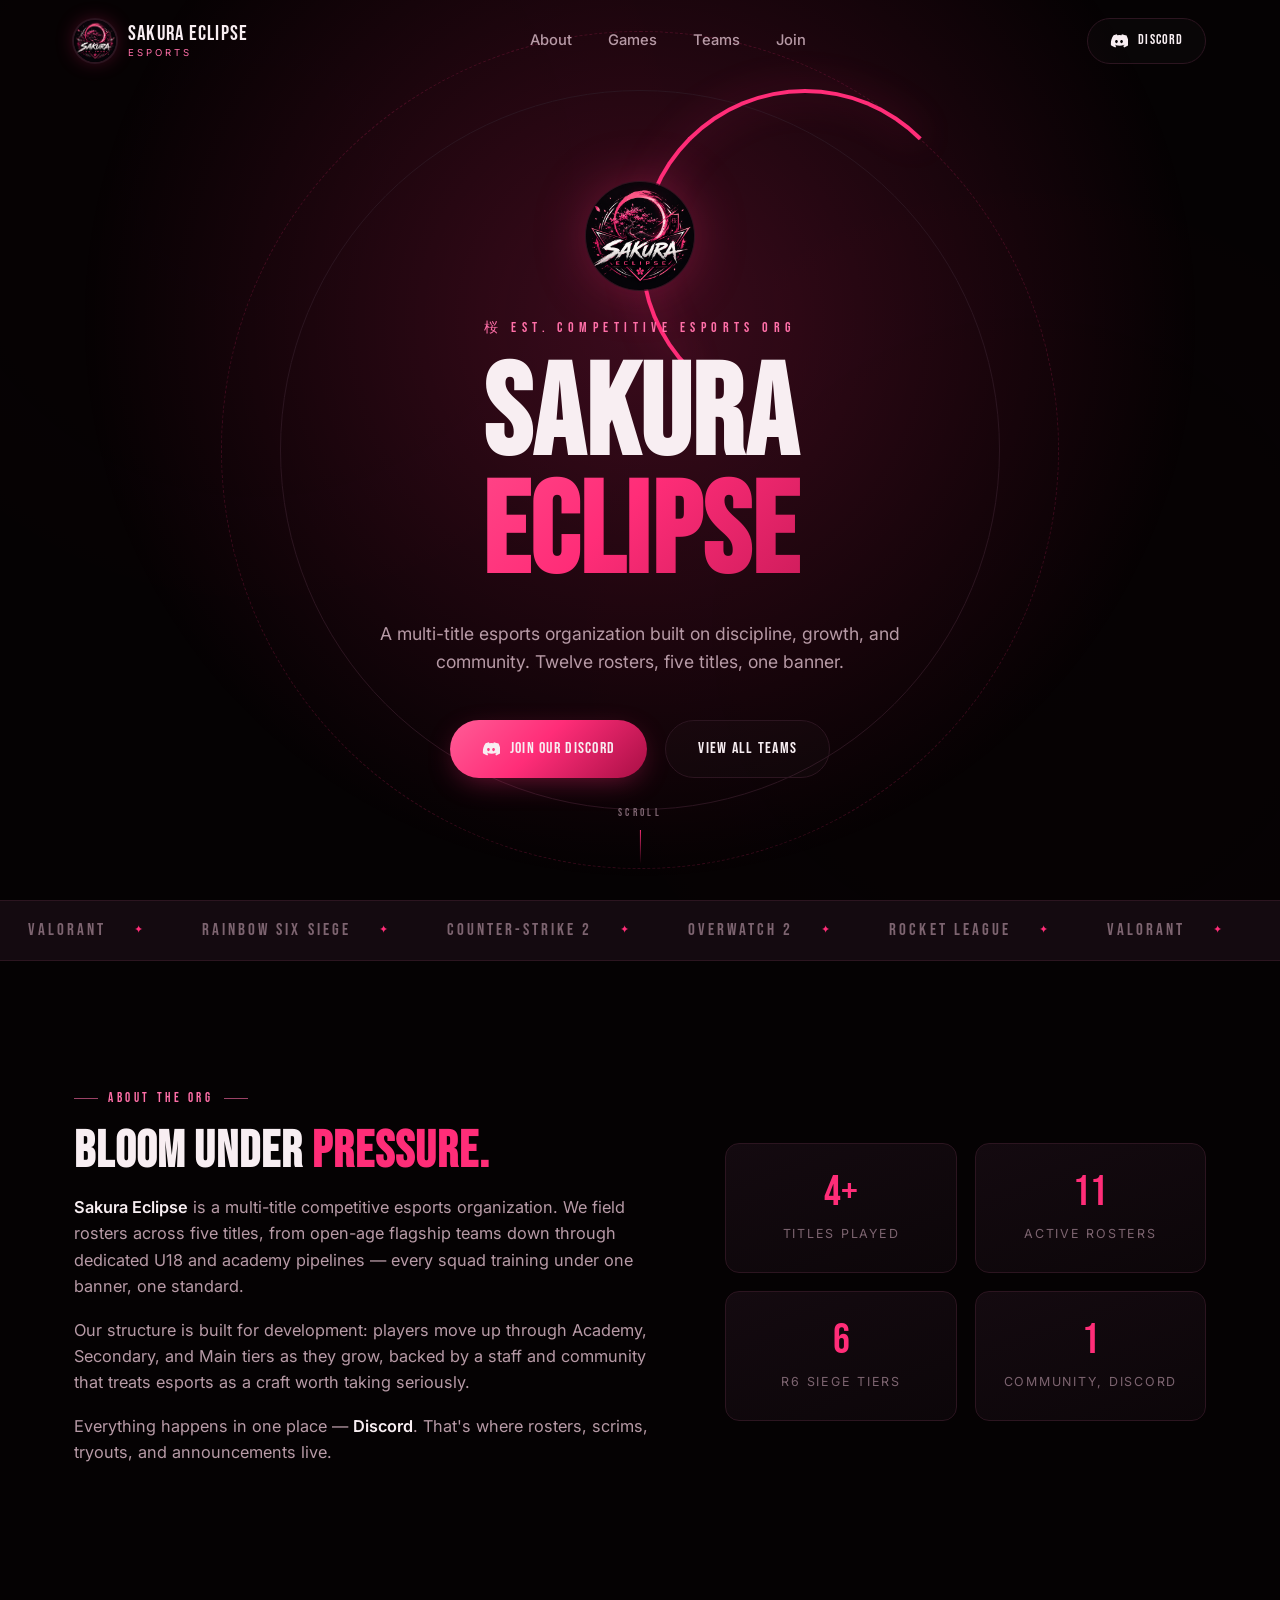
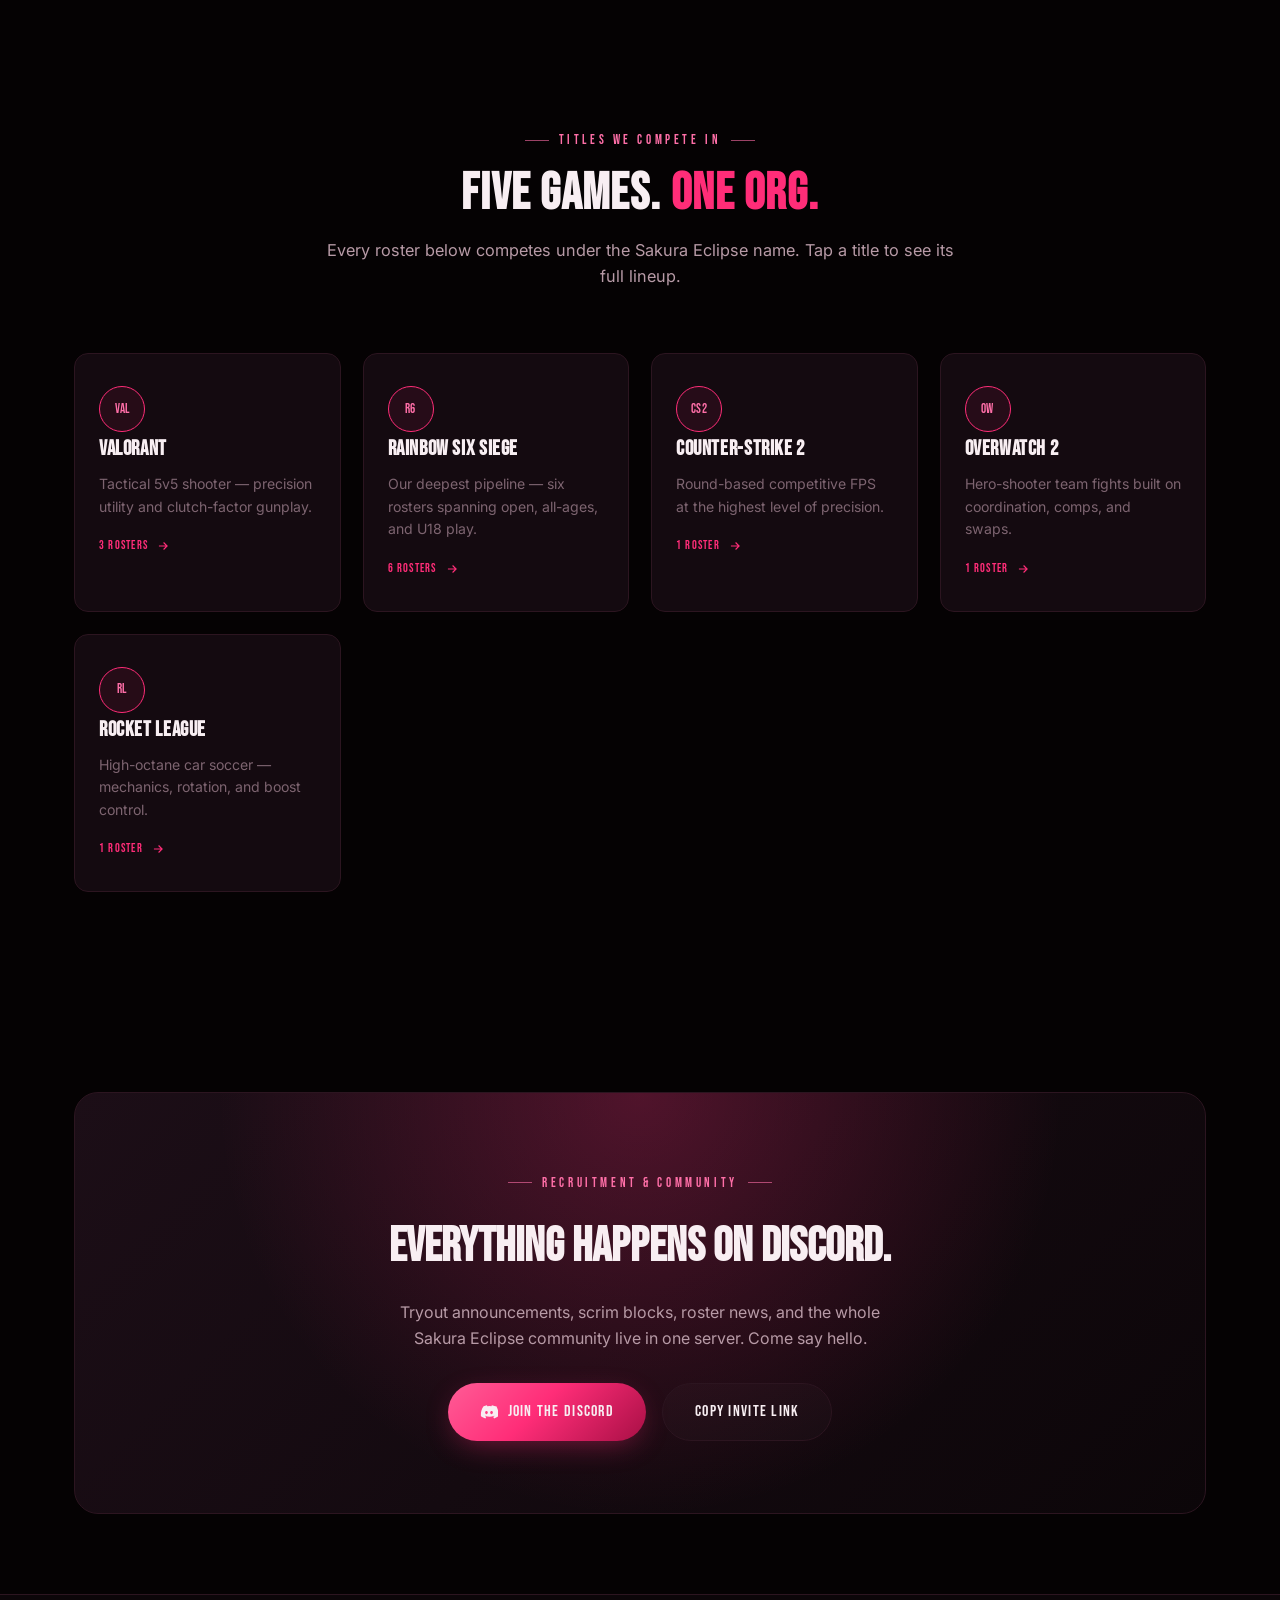
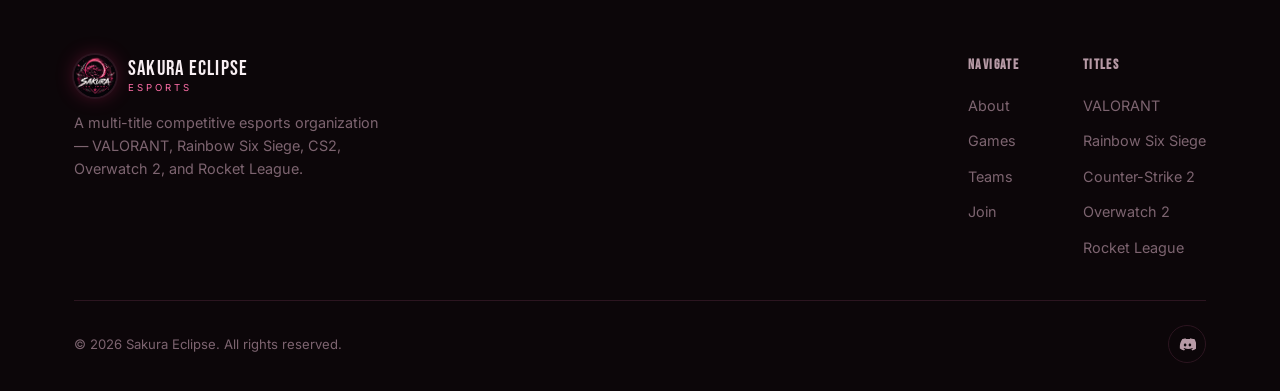
<file: index.html>
<!DOCTYPE html>
<html lang="en">
<head>
  <meta charset="UTF-8" />
  <meta name="viewport" content="width=device-width, initial-scale=1.0" />
  <title>Sakura Eclipse — Esports Organization</title>
  <meta name="description" content="Sakura Eclipse is a multi-title competitive esports organization fielding rosters across VALORANT, Rainbow Six Siege, Counter-Strike 2, Overwatch 2, and Rocket League." />
  <meta name="theme-color" content="#050203" />

  <meta property="og:type" content="website" />
  <meta property="og:title" content="Sakura Eclipse — Esports Organization" />
  <meta property="og:description" content="Multi-title competitive esports org. VALORANT, Rainbow Six Siege, CS2, Overwatch 2, Rocket League." />
  <meta property="og:image" content="assets/img/logo.png" />
  <meta name="twitter:card" content="summary" />

  <link rel="icon" type="image/png" href="assets/img/logo.png" />
  <link rel="apple-touch-icon" href="assets/img/logo.png" />

  <link rel="preconnect" href="https://fonts.googleapis.com" />
  <link rel="preconnect" href="https://fonts.gstatic.com" crossorigin />
  <link href="https://fonts.googleapis.com/css2?family=Bebas+Neue&family=Inter:wght@400;500;600;700&display=swap" rel="stylesheet" />

  <link rel="stylesheet" href="assets/css/style.css" />
  <noscript><style>.reveal{opacity:1!important;transform:none!important;}</style></noscript>
</head>
<body>
  <div class="scroll-progress"></div>
  <div class="bg-noise"></div>
  <canvas id="petal-canvas"></canvas>

  <header class="navbar">
    <div class="container">
      <a href="index.html" class="brand">
        <img src="assets/img/logo.png" alt="Sakura Eclipse emblem" />
        <span class="brand-name">
          <span class="full">SAKURA ECLIPSE</span>
          <span class="sub">Esports</span>
        </span>
      </a>

      <nav class="nav-links" id="nav-links">
        <a href="#about">About</a>
        <a href="#games">Games</a>
        <a href="teams.html">Teams</a>
        <a href="#join">Join</a>
      </nav>

      <div class="nav-actions">
        <a class="btn btn-ghost" href="#" data-discord-link target="_blank" rel="noopener">
          <svg viewBox="0 0 24 24" fill="currentColor"><path d="M20.317 4.369A19.79 19.79 0 0 0 15.885 3c-.211.375-.444.879-.608 1.278a18.27 18.27 0 0 0-5.487 0A12.6 12.6 0 0 0 9.182 3a19.74 19.74 0 0 0-4.435 1.371C1.6 8.845.892 13.208 1.245 17.51a19.9 19.9 0 0 0 5.993 3.03c.483-.657.913-1.355 1.284-2.09a12.9 12.9 0 0 1-2.023-.973c.17-.124.336-.253.497-.386a14.2 14.2 0 0 0 12.005 0c.162.133.328.262.497.386-.646.386-1.323.71-2.024.974.372.734.801 1.432 1.285 2.09a19.83 19.83 0 0 0 5.996-3.031c.414-4.917-.708-9.242-2.965-13.14ZM8.62 14.85c-1.007 0-1.834-.923-1.834-2.06 0-1.136.809-2.06 1.834-2.06 1.033 0 1.86.933 1.834 2.06 0 1.137-.8 2.06-1.834 2.06Zm6.775 0c-1.006 0-1.833-.923-1.833-2.06 0-1.136.808-2.06 1.833-2.06 1.034 0 1.86.933 1.834 2.06 0 1.137-.8 2.06-1.834 2.06Z"/></svg>
          <span class="btn-label">Discord</span>
        </a>
        <button class="hamburger" id="hamburger" aria-label="Toggle navigation" aria-controls="nav-links" aria-expanded="false">
          <span></span><span></span><span></span>
        </button>
      </div>
    </div>
  </header>

  <main>
    <!-- HERO -->
    <section class="hero" id="top">
      <div class="hero-ring" aria-hidden="true"></div>
      <div class="hero-content">
        <img class="hero-mark" src="assets/img/logo.png" alt="Sakura Eclipse" />
        <div class="hero-kicker">桜 Est. Competitive Esports Org</div>
        <h1 class="hero-title">
          SAKURA
          <span class="line2">ECLIPSE</span>
        </h1>
        <p class="hero-tagline">
          A multi-title esports organization built on discipline, growth, and community. Twelve rosters, five titles, one banner.
        </p>
        <div class="hero-actions">
          <a class="btn btn-primary" href="#" data-discord-link target="_blank" rel="noopener">
            <svg viewBox="0 0 24 24" fill="currentColor"><path d="M20.317 4.369A19.79 19.79 0 0 0 15.885 3c-.211.375-.444.879-.608 1.278a18.27 18.27 0 0 0-5.487 0A12.6 12.6 0 0 0 9.182 3a19.74 19.74 0 0 0-4.435 1.371C1.6 8.845.892 13.208 1.245 17.51a19.9 19.9 0 0 0 5.993 3.03c.483-.657.913-1.355 1.284-2.09a12.9 12.9 0 0 1-2.023-.973c.17-.124.336-.253.497-.386a14.2 14.2 0 0 0 12.005 0c.162.133.328.262.497.386-.646.386-1.323.71-2.024.974.372.734.801 1.432 1.285 2.09a19.83 19.83 0 0 0 5.996-3.031c.414-4.917-.708-9.242-2.965-13.14ZM8.62 14.85c-1.007 0-1.834-.923-1.834-2.06 0-1.136.809-2.06 1.834-2.06 1.033 0 1.86.933 1.834 2.06 0 1.137-.8 2.06-1.834 2.06Zm6.775 0c-1.006 0-1.833-.923-1.833-2.06 0-1.136.808-2.06 1.833-2.06 1.034 0 1.86.933 1.834 2.06 0 1.137-.8 2.06-1.834 2.06Z"/></svg>
            Join our Discord
          </a>
          <a class="btn btn-ghost" href="teams.html">View All Teams</a>
        </div>
      </div>
      <div class="hero-scroll">
        <span>SCROLL</span>
        <span class="stem"></span>
      </div>
    </section>

    <!-- MARQUEE -->
    <div class="marquee" aria-hidden="true">
      <div class="marquee-track">
        <span>VALORANT</span><span>RAINBOW SIX SIEGE</span><span>COUNTER-STRIKE 2</span><span>OVERWATCH 2</span><span>ROCKET LEAGUE</span>
        <span>VALORANT</span><span>RAINBOW SIX SIEGE</span><span>COUNTER-STRIKE 2</span><span>OVERWATCH 2</span><span>ROCKET LEAGUE</span>
      </div>
    </div>

    <!-- ABOUT -->
    <section class="section" id="about">
      <div class="container">
        <div class="about-grid">
          <div class="about-text reveal">
            <div class="eyebrow">About the Org</div>
            <h2 class="section-title">Bloom under <span class="accent">pressure.</span></h2>
            <p>
              <strong>Sakura Eclipse</strong> is a multi-title competitive esports organization. We field
              rosters across five titles, from open-age flagship teams down through dedicated U18 and
              academy pipelines — every squad training under one banner, one standard.
            </p>
            <p>
              Our structure is built for development: players move up through Academy, Secondary, and
              Main tiers as they grow, backed by a staff and community that treats esports as a craft
              worth taking seriously.
            </p>
            <p>
              Everything happens in one place — <strong>Discord</strong>. That's where rosters, scrims,
              tryouts, and announcements live.
            </p>
          </div>
          <div class="stats-grid reveal">
            <div class="stat-card">
              <div class="stat-num"><span data-count-games data-count="0">0</span>+</div>
              <div class="stat-label">Titles Played</div>
            </div>
            <div class="stat-card">
              <div class="stat-num"><span data-count-teams data-count="0">0</span></div>
              <div class="stat-label">Active Rosters</div>
            </div>
            <div class="stat-card">
              <div class="stat-num">6</div>
              <div class="stat-label">R6 Siege Tiers</div>
            </div>
            <div class="stat-card">
              <div class="stat-num">1</div>
              <div class="stat-label">Community, Discord</div>
            </div>
          </div>
        </div>
      </div>
    </section>

    <!-- GAMES -->
    <section class="section" id="games">
      <div class="container">
        <div class="section-header reveal">
          <div class="eyebrow">Titles We Compete In</div>
          <h2 class="section-title">Five games. <span class="accent">One org.</span></h2>
          <p class="section-sub">Every roster below competes under the Sakura Eclipse name. Tap a title to see its full lineup.</p>
        </div>
        <div class="games-grid" id="games-grid"><!-- populated by main.js --></div>
      </div>
    </section>

    <!-- JOIN / DISCORD CTA -->
    <section class="section section--tight" id="join">
      <div class="container">
        <div class="cta-band reveal">
          <div class="eyebrow" style="justify-content:center">Recruitment &amp; Community</div>
          <h2>Everything happens on Discord.</h2>
          <p>Tryout announcements, scrim blocks, roster news, and the whole Sakura Eclipse community live in one server. Come say hello.</p>
          <div class="cta-actions">
            <a class="btn btn-primary" href="#" data-discord-link target="_blank" rel="noopener">
              <svg viewBox="0 0 24 24" fill="currentColor"><path d="M20.317 4.369A19.79 19.79 0 0 0 15.885 3c-.211.375-.444.879-.608 1.278a18.27 18.27 0 0 0-5.487 0A12.6 12.6 0 0 0 9.182 3a19.74 19.74 0 0 0-4.435 1.371C1.6 8.845.892 13.208 1.245 17.51a19.9 19.9 0 0 0 5.993 3.03c.483-.657.913-1.355 1.284-2.09a12.9 12.9 0 0 1-2.023-.973c.17-.124.336-.253.497-.386a14.2 14.2 0 0 0 12.005 0c.162.133.328.262.497.386-.646.386-1.323.71-2.024.974.372.734.801 1.432 1.285 2.09a19.83 19.83 0 0 0 5.996-3.031c.414-4.917-.708-9.242-2.965-13.14ZM8.62 14.85c-1.007 0-1.834-.923-1.834-2.06 0-1.136.809-2.06 1.834-2.06 1.033 0 1.86.933 1.834 2.06 0 1.137-.8 2.06-1.834 2.06Zm6.775 0c-1.006 0-1.833-.923-1.833-2.06 0-1.136.808-2.06 1.833-2.06 1.034 0 1.86.933 1.834 2.06 0 1.137-.8 2.06-1.834 2.06Z"/></svg>
              Join the Discord
            </a>
            <button class="btn btn-ghost" data-copy-discord type="button">Copy Invite Link</button>
          </div>
        </div>
      </div>
    </section>
  </main>

  <footer class="site-footer">
    <div class="container">
      <div class="footer-top">
        <div class="footer-brand">
          <a href="index.html" class="brand">
            <img src="assets/img/logo.png" alt="Sakura Eclipse emblem" />
            <span class="brand-name">
              <span class="full">SAKURA ECLIPSE</span>
              <span class="sub">Esports</span>
            </span>
          </a>
          <p>A multi-title competitive esports organization — VALORANT, Rainbow Six Siege, CS2, Overwatch 2, and Rocket League.</p>
        </div>
        <div class="footer-cols">
          <div class="footer-col">
            <h4>Navigate</h4>
            <ul>
              <li><a href="#about">About</a></li>
              <li><a href="#games">Games</a></li>
              <li><a href="teams.html">Teams</a></li>
              <li><a href="#join">Join</a></li>
            </ul>
          </div>
          <div class="footer-col">
            <h4>Titles</h4>
            <ul>
              <li><a href="teams.html?game=valorant">VALORANT</a></li>
              <li><a href="teams.html?game=r6">Rainbow Six Siege</a></li>
              <li><a href="teams.html?game=cs2">Counter-Strike 2</a></li>
              <li><a href="teams.html?game=overwatch">Overwatch 2</a></li>
              <li><a href="teams.html?game=rocketleague">Rocket League</a></li>
            </ul>
          </div>
        </div>
      </div>
      <div class="footer-bottom">
        <span>© <span id="year"></span> Sakura Eclipse. All rights reserved.</span>
        <div class="footer-social">
          <a href="#" data-discord-link target="_blank" rel="noopener" aria-label="Sakura Eclipse Discord">
            <svg viewBox="0 0 24 24" fill="currentColor"><path d="M20.317 4.369A19.79 19.79 0 0 0 15.885 3c-.211.375-.444.879-.608 1.278a18.27 18.27 0 0 0-5.487 0A12.6 12.6 0 0 0 9.182 3a19.74 19.74 0 0 0-4.435 1.371C1.6 8.845.892 13.208 1.245 17.51a19.9 19.9 0 0 0 5.993 3.03c.483-.657.913-1.355 1.284-2.09a12.9 12.9 0 0 1-2.023-.973c.17-.124.336-.253.497-.386a14.2 14.2 0 0 0 12.005 0c.162.133.328.262.497.386-.646.386-1.323.71-2.024.974.372.734.801 1.432 1.285 2.09a19.83 19.83 0 0 0 5.996-3.031c.414-4.917-.708-9.242-2.965-13.14ZM8.62 14.85c-1.007 0-1.834-.923-1.834-2.06 0-1.136.809-2.06 1.834-2.06 1.033 0 1.86.933 1.834 2.06 0 1.137-.8 2.06-1.834 2.06Zm6.775 0c-1.006 0-1.833-.923-1.833-2.06 0-1.136.808-2.06 1.833-2.06 1.034 0 1.86.933 1.834 2.06 0 1.137-.8 2.06-1.834 2.06Z"/></svg>
          </a>
        </div>
      </div>
    </div>
  </footer>

  <button class="back-to-top" aria-label="Back to top">
    <svg viewBox="0 0 24 24" fill="none" stroke="currentColor" stroke-width="2"><path d="M12 19V5M5 12l7-7 7 7"/></svg>
  </button>

  <script src="assets/js/data.js"></script>
  <script src="assets/js/main.js"></script>
</body>
</html>
</file>
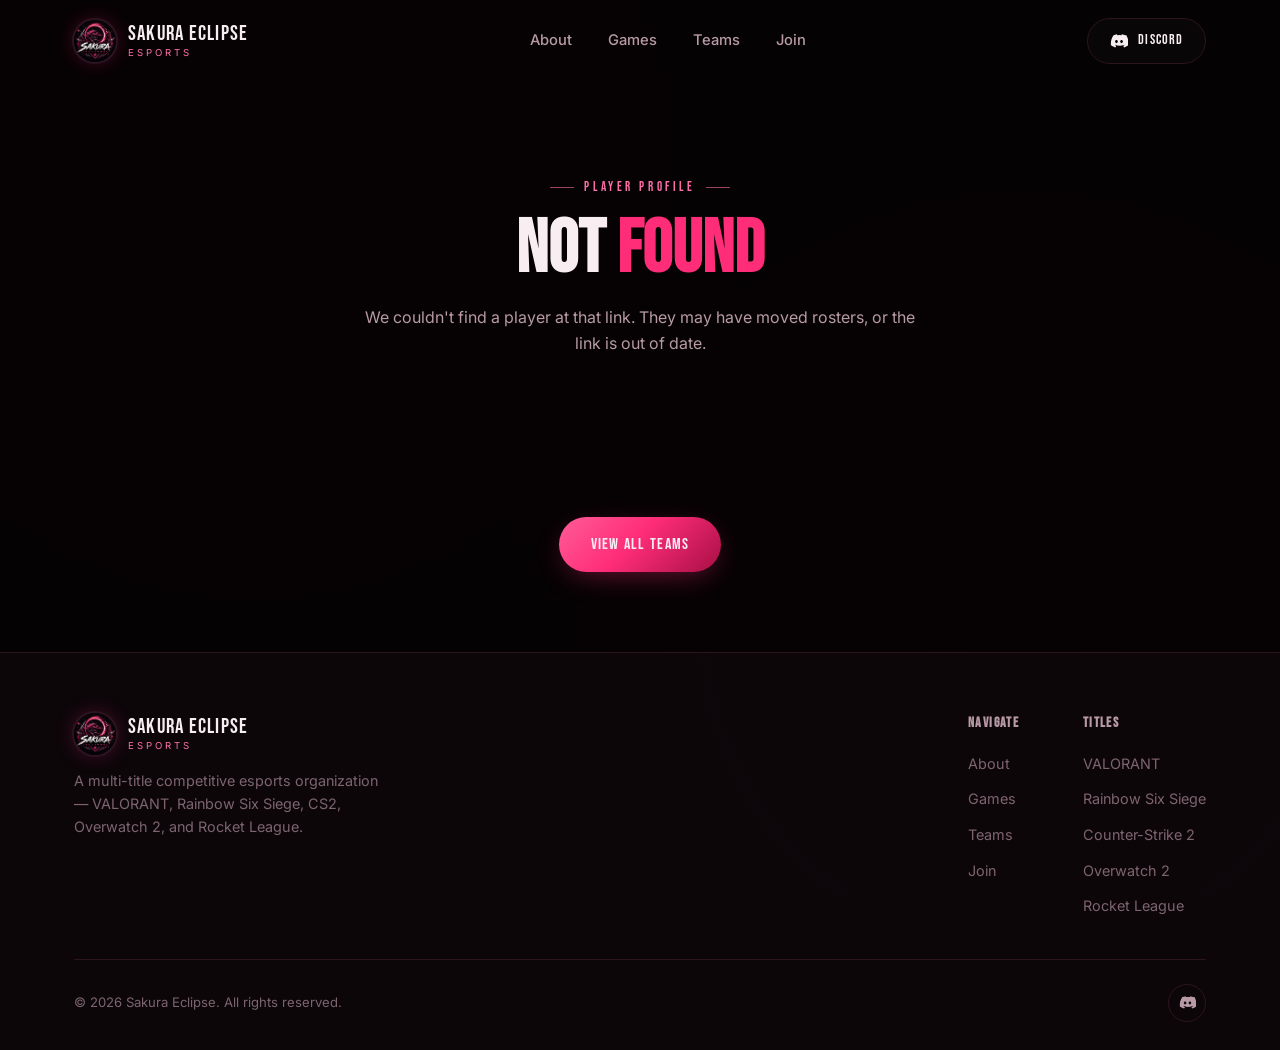
<file: player.html>
<!DOCTYPE html>
<html lang="en">
<head>
  <meta charset="UTF-8" />
  <meta name="viewport" content="width=device-width, initial-scale=1.0" />
  <title>Player — Sakura Eclipse</title>
  <meta name="description" content="Player profile — Sakura Eclipse esports." />
  <meta name="theme-color" content="#050203" />
  <meta name="robots" content="noindex" />

  <link rel="icon" type="image/png" href="assets/img/logo.png" />
  <link rel="apple-touch-icon" href="assets/img/logo.png" />

  <link rel="preconnect" href="https://fonts.googleapis.com" />
  <link rel="preconnect" href="https://fonts.gstatic.com" crossorigin />
  <link href="https://fonts.googleapis.com/css2?family=Bebas+Neue&family=Inter:wght@400;500;600;700&display=swap" rel="stylesheet" />

  <link rel="stylesheet" href="assets/css/style.css" />
  <noscript><style>.reveal{opacity:1!important;transform:none!important;}</style></noscript>
</head>
<body>
  <div class="scroll-progress"></div>
  <div class="bg-noise"></div>
  <canvas id="petal-canvas"></canvas>

  <header class="navbar">
    <div class="container">
      <a href="index.html" class="brand">
        <img src="assets/img/logo.png" alt="Sakura Eclipse emblem" />
        <span class="brand-name">
          <span class="full">SAKURA ECLIPSE</span>
          <span class="sub">Esports</span>
        </span>
      </a>

      <nav class="nav-links" id="nav-links">
        <a href="index.html#about">About</a>
        <a href="index.html#games">Games</a>
        <a href="teams.html">Teams</a>
        <a href="index.html#join">Join</a>
      </nav>

      <div class="nav-actions">
        <a class="btn btn-ghost" href="#" data-discord-link target="_blank" rel="noopener">
          <svg viewBox="0 0 24 24" fill="currentColor"><path d="M20.317 4.369A19.79 19.79 0 0 0 15.885 3c-.211.375-.444.879-.608 1.278a18.27 18.27 0 0 0-5.487 0A12.6 12.6 0 0 0 9.182 3a19.74 19.74 0 0 0-4.435 1.371C1.6 8.845.892 13.208 1.245 17.51a19.9 19.9 0 0 0 5.993 3.03c.483-.657.913-1.355 1.284-2.09a12.9 12.9 0 0 1-2.023-.973c.17-.124.336-.253.497-.386a14.2 14.2 0 0 0 12.005 0c.162.133.328.262.497.386-.646.386-1.323.71-2.024.974.372.734.801 1.432 1.285 2.09a19.83 19.83 0 0 0 5.996-3.031c.414-4.917-.708-9.242-2.965-13.14ZM8.62 14.85c-1.007 0-1.834-.923-1.834-2.06 0-1.136.809-2.06 1.834-2.06 1.033 0 1.86.933 1.834 2.06 0 1.137-.8 2.06-1.834 2.06Zm6.775 0c-1.006 0-1.833-.923-1.833-2.06 0-1.136.808-2.06 1.833-2.06 1.034 0 1.86.933 1.834 2.06 0 1.137-.8 2.06-1.834 2.06Z"/></svg>
          <span class="btn-label">Discord</span>
        </a>
        <button class="hamburger" id="hamburger" aria-label="Toggle navigation" aria-controls="nav-links" aria-expanded="false">
          <span></span><span></span><span></span>
        </button>
      </div>
    </div>
  </header>

  <main>
    <section class="page-hero" id="player-hero">
      <!-- populated by assets/js/player.js -->
    </section>

    <section class="section section--tight">
      <div class="container">
        <div id="player-content"><!-- populated by assets/js/player.js --></div>
      </div>
    </section>
  </main>

  <footer class="site-footer">
    <div class="container">
      <div class="footer-top">
        <div class="footer-brand">
          <a href="index.html" class="brand">
            <img src="assets/img/logo.png" alt="Sakura Eclipse emblem" />
            <span class="brand-name">
              <span class="full">SAKURA ECLIPSE</span>
              <span class="sub">Esports</span>
            </span>
          </a>
          <p>A multi-title competitive esports organization — VALORANT, Rainbow Six Siege, CS2, Overwatch 2, and Rocket League.</p>
        </div>
        <div class="footer-cols">
          <div class="footer-col">
            <h4>Navigate</h4>
            <ul>
              <li><a href="index.html#about">About</a></li>
              <li><a href="index.html#games">Games</a></li>
              <li><a href="teams.html">Teams</a></li>
              <li><a href="index.html#join">Join</a></li>
            </ul>
          </div>
          <div class="footer-col">
            <h4>Titles</h4>
            <ul>
              <li><a href="teams.html?game=valorant">VALORANT</a></li>
              <li><a href="teams.html?game=r6">Rainbow Six Siege</a></li>
              <li><a href="teams.html?game=cs2">Counter-Strike 2</a></li>
              <li><a href="teams.html?game=overwatch">Overwatch 2</a></li>
              <li><a href="teams.html?game=rocketleague">Rocket League</a></li>
            </ul>
          </div>
        </div>
      </div>
      <div class="footer-bottom">
        <span>© <span id="year"></span> Sakura Eclipse. All rights reserved.</span>
        <div class="footer-social">
          <a href="#" data-discord-link target="_blank" rel="noopener" aria-label="Sakura Eclipse Discord">
            <svg viewBox="0 0 24 24" fill="currentColor"><path d="M20.317 4.369A19.79 19.79 0 0 0 15.885 3c-.211.375-.444.879-.608 1.278a18.27 18.27 0 0 0-5.487 0A12.6 12.6 0 0 0 9.182 3a19.74 19.74 0 0 0-4.435 1.371C1.6 8.845.892 13.208 1.245 17.51a19.9 19.9 0 0 0 5.993 3.03c.483-.657.913-1.355 1.284-2.09a12.9 12.9 0 0 1-2.023-.973c.17-.124.336-.253.497-.386a14.2 14.2 0 0 0 12.005 0c.162.133.328.262.497.386-.646.386-1.323.71-2.024.974.372.734.801 1.432 1.285 2.09a19.83 19.83 0 0 0 5.996-3.031c.414-4.917-.708-9.242-2.965-13.14ZM8.62 14.85c-1.007 0-1.834-.923-1.834-2.06 0-1.136.809-2.06 1.834-2.06 1.033 0 1.86.933 1.834 2.06 0 1.137-.8 2.06-1.834 2.06Zm6.775 0c-1.006 0-1.833-.923-1.833-2.06 0-1.136.808-2.06 1.833-2.06 1.034 0 1.86.933 1.834 2.06 0 1.137-.8 2.06-1.834 2.06Z"/></svg>
          </a>
        </div>
      </div>
    </div>
  </footer>

  <button class="back-to-top" aria-label="Back to top">
    <svg viewBox="0 0 24 24" fill="none" stroke="currentColor" stroke-width="2"><path d="M12 19V5M5 12l7-7 7 7"/></svg>
  </button>

  <script src="assets/js/data.js"></script>
  <script src="assets/js/main.js"></script>
  <script src="assets/js/player.js"></script>
</body>
</html>
</file>
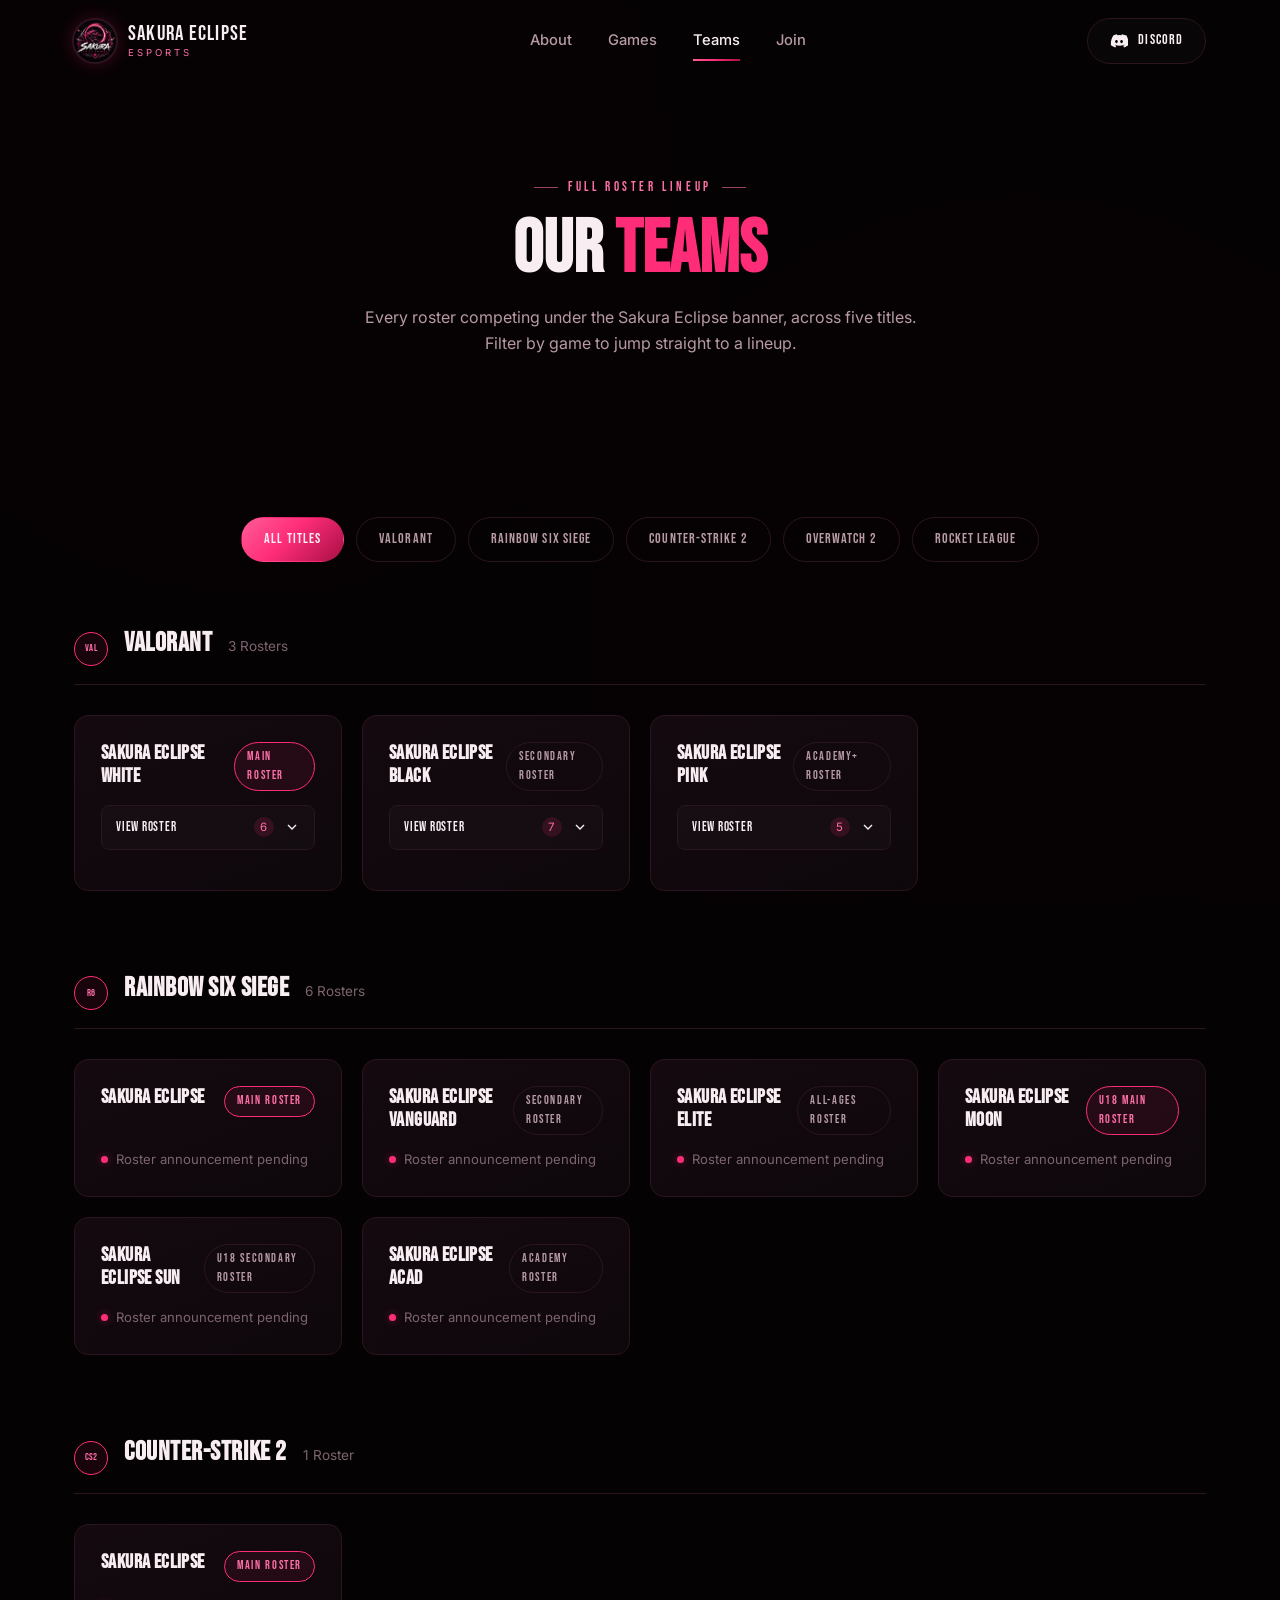
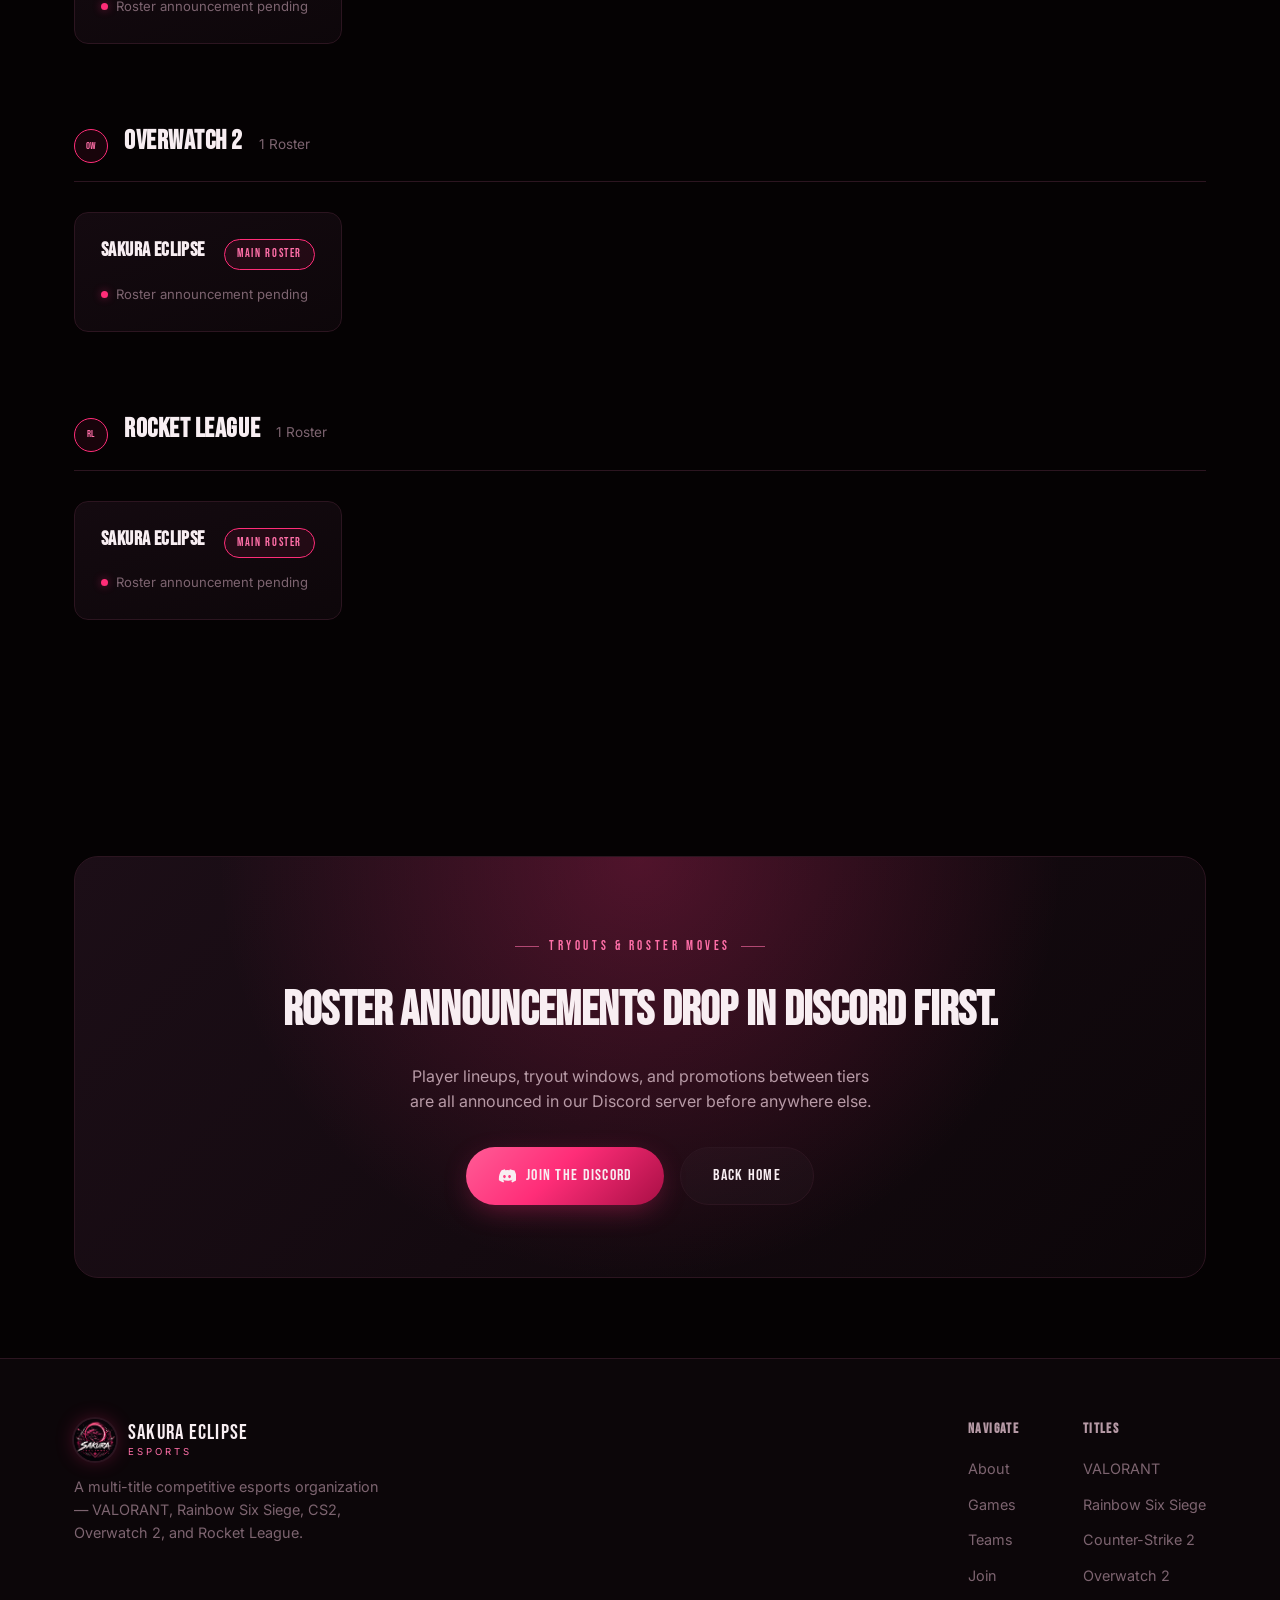
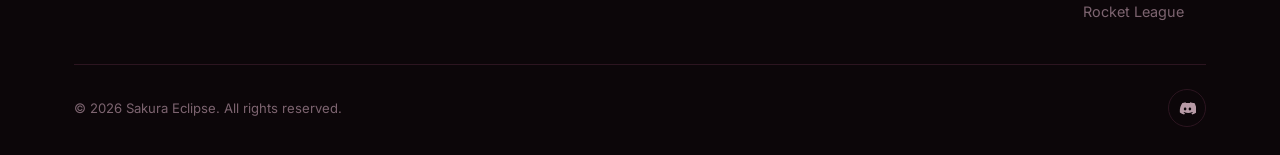
<file: teams.html>
<!DOCTYPE html>
<html lang="en">
<head>
  <meta charset="UTF-8" />
  <meta name="viewport" content="width=device-width, initial-scale=1.0" />
  <title>Teams — Sakura Eclipse</title>
  <meta name="description" content="Full roster lineup for Sakura Eclipse across VALORANT, Rainbow Six Siege, Counter-Strike 2, Overwatch 2, and Rocket League." />
  <meta name="theme-color" content="#050203" />

  <meta property="og:type" content="website" />
  <meta property="og:title" content="Teams — Sakura Eclipse" />
  <meta property="og:description" content="Full roster lineup across five competitive titles." />
  <meta property="og:image" content="assets/img/logo.png" />
  <meta name="twitter:card" content="summary" />

  <link rel="icon" type="image/png" href="assets/img/logo.png" />
  <link rel="apple-touch-icon" href="assets/img/logo.png" />

  <link rel="preconnect" href="https://fonts.googleapis.com" />
  <link rel="preconnect" href="https://fonts.gstatic.com" crossorigin />
  <link href="https://fonts.googleapis.com/css2?family=Bebas+Neue&family=Inter:wght@400;500;600;700&display=swap" rel="stylesheet" />

  <link rel="stylesheet" href="assets/css/style.css" />
  <noscript><style>.reveal{opacity:1!important;transform:none!important;}</style></noscript>
</head>
<body>
  <div class="scroll-progress"></div>
  <div class="bg-noise"></div>
  <canvas id="petal-canvas"></canvas>

  <header class="navbar">
    <div class="container">
      <a href="index.html" class="brand">
        <img src="assets/img/logo.png" alt="Sakura Eclipse emblem" />
        <span class="brand-name">
          <span class="full">SAKURA ECLIPSE</span>
          <span class="sub">Esports</span>
        </span>
      </a>

      <nav class="nav-links" id="nav-links">
        <a href="index.html#about">About</a>
        <a href="index.html#games">Games</a>
        <a href="teams.html" class="active">Teams</a>
        <a href="index.html#join">Join</a>
      </nav>

      <div class="nav-actions">
        <a class="btn btn-ghost" href="#" data-discord-link target="_blank" rel="noopener">
          <svg viewBox="0 0 24 24" fill="currentColor"><path d="M20.317 4.369A19.79 19.79 0 0 0 15.885 3c-.211.375-.444.879-.608 1.278a18.27 18.27 0 0 0-5.487 0A12.6 12.6 0 0 0 9.182 3a19.74 19.74 0 0 0-4.435 1.371C1.6 8.845.892 13.208 1.245 17.51a19.9 19.9 0 0 0 5.993 3.03c.483-.657.913-1.355 1.284-2.09a12.9 12.9 0 0 1-2.023-.973c.17-.124.336-.253.497-.386a14.2 14.2 0 0 0 12.005 0c.162.133.328.262.497.386-.646.386-1.323.71-2.024.974.372.734.801 1.432 1.285 2.09a19.83 19.83 0 0 0 5.996-3.031c.414-4.917-.708-9.242-2.965-13.14ZM8.62 14.85c-1.007 0-1.834-.923-1.834-2.06 0-1.136.809-2.06 1.834-2.06 1.033 0 1.86.933 1.834 2.06 0 1.137-.8 2.06-1.834 2.06Zm6.775 0c-1.006 0-1.833-.923-1.833-2.06 0-1.136.808-2.06 1.833-2.06 1.034 0 1.86.933 1.834 2.06 0 1.137-.8 2.06-1.834 2.06Z"/></svg>
          <span class="btn-label">Discord</span>
        </a>
        <button class="hamburger" id="hamburger" aria-label="Toggle navigation" aria-controls="nav-links" aria-expanded="false">
          <span></span><span></span><span></span>
        </button>
      </div>
    </div>
  </header>

  <main>
    <section class="page-hero">
      <div class="container">
        <div class="eyebrow">Full Roster Lineup</div>
        <h1>Our <span class="accent">Teams</span></h1>
        <p>Every roster competing under the Sakura Eclipse banner, across five titles. Filter by game to jump straight to a lineup.</p>
      </div>
    </section>

    <section class="section section--tight">
      <div class="container">
        <div class="filter-bar" id="filter-bar"><!-- populated by main.js --></div>
        <div id="teams-content"><!-- populated by main.js --></div>
      </div>
    </section>

    <section class="section section--tight">
      <div class="container">
        <div class="cta-band reveal">
          <div class="eyebrow" style="justify-content:center">Tryouts &amp; Roster Moves</div>
          <h2>Roster announcements drop in Discord first.</h2>
          <p>Player lineups, tryout windows, and promotions between tiers are all announced in our Discord server before anywhere else.</p>
          <div class="cta-actions">
            <a class="btn btn-primary" href="#" data-discord-link target="_blank" rel="noopener">
              <svg viewBox="0 0 24 24" fill="currentColor"><path d="M20.317 4.369A19.79 19.79 0 0 0 15.885 3c-.211.375-.444.879-.608 1.278a18.27 18.27 0 0 0-5.487 0A12.6 12.6 0 0 0 9.182 3a19.74 19.74 0 0 0-4.435 1.371C1.6 8.845.892 13.208 1.245 17.51a19.9 19.9 0 0 0 5.993 3.03c.483-.657.913-1.355 1.284-2.09a12.9 12.9 0 0 1-2.023-.973c.17-.124.336-.253.497-.386a14.2 14.2 0 0 0 12.005 0c.162.133.328.262.497.386-.646.386-1.323.71-2.024.974.372.734.801 1.432 1.285 2.09a19.83 19.83 0 0 0 5.996-3.031c.414-4.917-.708-9.242-2.965-13.14ZM8.62 14.85c-1.007 0-1.834-.923-1.834-2.06 0-1.136.809-2.06 1.834-2.06 1.033 0 1.86.933 1.834 2.06 0 1.137-.8 2.06-1.834 2.06Zm6.775 0c-1.006 0-1.833-.923-1.833-2.06 0-1.136.808-2.06 1.833-2.06 1.034 0 1.86.933 1.834 2.06 0 1.137-.8 2.06-1.834 2.06Z"/></svg>
              Join the Discord
            </a>
            <a class="btn btn-ghost" href="index.html">Back Home</a>
          </div>
        </div>
      </div>
    </section>
  </main>

  <footer class="site-footer">
    <div class="container">
      <div class="footer-top">
        <div class="footer-brand">
          <a href="index.html" class="brand">
            <img src="assets/img/logo.png" alt="Sakura Eclipse emblem" />
            <span class="brand-name">
              <span class="full">SAKURA ECLIPSE</span>
              <span class="sub">Esports</span>
            </span>
          </a>
          <p>A multi-title competitive esports organization — VALORANT, Rainbow Six Siege, CS2, Overwatch 2, and Rocket League.</p>
        </div>
        <div class="footer-cols">
          <div class="footer-col">
            <h4>Navigate</h4>
            <ul>
              <li><a href="index.html#about">About</a></li>
              <li><a href="index.html#games">Games</a></li>
              <li><a href="teams.html">Teams</a></li>
              <li><a href="index.html#join">Join</a></li>
            </ul>
          </div>
          <div class="footer-col">
            <h4>Titles</h4>
            <ul>
              <li><a href="teams.html?game=valorant">VALORANT</a></li>
              <li><a href="teams.html?game=r6">Rainbow Six Siege</a></li>
              <li><a href="teams.html?game=cs2">Counter-Strike 2</a></li>
              <li><a href="teams.html?game=overwatch">Overwatch 2</a></li>
              <li><a href="teams.html?game=rocketleague">Rocket League</a></li>
            </ul>
          </div>
        </div>
      </div>
      <div class="footer-bottom">
        <span>© <span id="year"></span> Sakura Eclipse. All rights reserved.</span>
        <div class="footer-social">
          <a href="#" data-discord-link target="_blank" rel="noopener" aria-label="Sakura Eclipse Discord">
            <svg viewBox="0 0 24 24" fill="currentColor"><path d="M20.317 4.369A19.79 19.79 0 0 0 15.885 3c-.211.375-.444.879-.608 1.278a18.27 18.27 0 0 0-5.487 0A12.6 12.6 0 0 0 9.182 3a19.74 19.74 0 0 0-4.435 1.371C1.6 8.845.892 13.208 1.245 17.51a19.9 19.9 0 0 0 5.993 3.03c.483-.657.913-1.355 1.284-2.09a12.9 12.9 0 0 1-2.023-.973c.17-.124.336-.253.497-.386a14.2 14.2 0 0 0 12.005 0c.162.133.328.262.497.386-.646.386-1.323.71-2.024.974.372.734.801 1.432 1.285 2.09a19.83 19.83 0 0 0 5.996-3.031c.414-4.917-.708-9.242-2.965-13.14ZM8.62 14.85c-1.007 0-1.834-.923-1.834-2.06 0-1.136.809-2.06 1.834-2.06 1.033 0 1.86.933 1.834 2.06 0 1.137-.8 2.06-1.834 2.06Zm6.775 0c-1.006 0-1.833-.923-1.833-2.06 0-1.136.808-2.06 1.833-2.06 1.034 0 1.86.933 1.834 2.06 0 1.137-.8 2.06-1.834 2.06Z"/></svg>
          </a>
        </div>
      </div>
    </div>
  </footer>

  <button class="back-to-top" aria-label="Back to top">
    <svg viewBox="0 0 24 24" fill="none" stroke="currentColor" stroke-width="2"><path d="M12 19V5M5 12l7-7 7 7"/></svg>
  </button>

  <script src="assets/js/data.js"></script>
  <script src="assets/js/main.js"></script>
</body>
</html>
</file>
<file: assets/css/style.css>
/* ==========================================================================
   Sakura Eclipse — Design Tokens
   ========================================================================== */
:root {
  --black: #050203;
  --black-soft: #0c0609;
  --surface: #140a10;
  --surface-alt: #1c0e17;
  --surface-line: #2c1520;

  --pink: #ff2d78;
  --pink-bright: #ff6fa8;
  --pink-deep: #a80f45;
  --pink-glow: rgba(255, 45, 120, 0.45);

  --white: #f8eef2;
  --gray: #b79aa6;
  --gray-dim: #7d6470;

  --gradient-pink: linear-gradient(135deg, #ff5c96 0%, #ff2d78 45%, #a80f45 100%);
  --gradient-fade: linear-gradient(180deg, rgba(5, 2, 3, 0) 0%, #050203 100%);

  --font-display: "Bebas Neue", "Oswald", sans-serif;
  --font-body: "Inter", "Noto Sans JP", sans-serif;

  --container: 1180px;
  --radius: 14px;
  --radius-sm: 8px;

  --ease: cubic-bezier(0.16, 1, 0.3, 1);
}

/* ==========================================================================
   Reset
   ========================================================================== */
*,
*::before,
*::after {
  margin: 0;
  padding: 0;
  box-sizing: border-box;
}

html {
  scroll-behavior: smooth;
  scroll-padding-top: 84px;
}

html,
body {
  overflow-x: hidden;
  max-width: 100%;
}

body {
  background: var(--black);
  color: var(--white);
  font-family: var(--font-body);
  line-height: 1.6;
  -webkit-font-smoothing: antialiased;
}

img {
  max-width: 100%;
  display: block;
}

a {
  color: inherit;
  text-decoration: none;
}

ul {
  list-style: none;
}

button {
  font: inherit;
  cursor: pointer;
  border: none;
  background: none;
  color: inherit;
}

::selection {
  background: var(--pink);
  color: var(--black);
}

/* Scrollbar */
::-webkit-scrollbar {
  width: 10px;
}
::-webkit-scrollbar-track {
  background: var(--black);
}
::-webkit-scrollbar-thumb {
  background: var(--surface-line);
  border-radius: 10px;
}
::-webkit-scrollbar-thumb:hover {
  background: var(--pink-deep);
}

/* ==========================================================================
   Utility
   ========================================================================== */
.container {
  width: 100%;
  max-width: var(--container);
  margin: 0 auto;
  padding: 0 24px;
}

.section {
  position: relative;
  padding: 120px 0;
}

.section--tight {
  padding: 80px 0;
}

.section-header {
  text-align: center;
  max-width: 640px;
  margin: 0 auto 64px;
}

.eyebrow {
  display: inline-flex;
  align-items: center;
  gap: 10px;
  font-family: var(--font-display);
  letter-spacing: 0.28em;
  font-size: 0.8rem;
  color: var(--pink-bright);
  text-transform: uppercase;
  margin-bottom: 16px;
}

.eyebrow::before,
.eyebrow::after {
  content: "";
  width: 24px;
  height: 1px;
  background: var(--pink-bright);
  opacity: 0.6;
}

.section-title {
  font-family: var(--font-display);
  font-size: clamp(2.1rem, 4.5vw, 3.2rem);
  letter-spacing: 0.02em;
  text-transform: uppercase;
  line-height: 1.05;
  margin-bottom: 16px;
}

.section-title .accent {
  color: var(--pink);
}

.section-sub {
  color: var(--gray);
  font-size: 1.02rem;
}

.reveal {
  opacity: 0;
  transform: translateY(28px);
  transition: opacity 0.8s var(--ease), transform 0.8s var(--ease);
}

.reveal.is-visible {
  opacity: 1;
  transform: translateY(0);
}

.reveal-stagger.is-visible > * {
  transition-delay: calc(var(--i, 0) * 90ms);
}

.btn {
  display: inline-flex;
  align-items: center;
  justify-content: center;
  gap: 10px;
  padding: 15px 32px;
  font-family: var(--font-display);
  font-size: 1rem;
  letter-spacing: 0.08em;
  text-transform: uppercase;
  border-radius: 999px;
  transition: transform 0.35s var(--ease), box-shadow 0.35s var(--ease), background 0.35s var(--ease), border-color 0.35s var(--ease);
  white-space: nowrap;
}

.btn-primary {
  background: var(--gradient-pink);
  color: var(--white);
  box-shadow: 0 8px 30px -8px var(--pink-glow);
}

.btn-primary:hover {
  transform: translateY(-3px);
  box-shadow: 0 14px 36px -6px var(--pink-glow);
}

.btn-ghost {
  border: 1px solid var(--surface-line);
  color: var(--white);
  background: rgba(255, 255, 255, 0.02);
}

.btn-ghost:hover {
  border-color: var(--pink);
  color: var(--pink-bright);
  transform: translateY(-3px);
}

.btn svg {
  width: 18px;
  height: 18px;
  flex-shrink: 0;
}

.tag {
  display: inline-block;
  font-family: var(--font-display);
  font-size: 0.72rem;
  letter-spacing: 0.14em;
  text-transform: uppercase;
  padding: 5px 12px;
  border-radius: 999px;
  border: 1px solid var(--surface-line);
  color: var(--gray);
}

.tag--main {
  border-color: var(--pink);
  color: var(--pink-bright);
  background: rgba(255, 45, 120, 0.08);
}

/* ==========================================================================
   Background texture
   ========================================================================== */
.bg-noise {
  position: fixed;
  inset: 0;
  pointer-events: none;
  z-index: 0;
  opacity: 0.35;
  mix-blend-mode: overlay;
  background-image: radial-gradient(circle at 20% 20%, rgba(255, 45, 120, 0.06), transparent 40%),
    radial-gradient(circle at 80% 70%, rgba(255, 45, 120, 0.05), transparent 45%);
}

#petal-canvas {
  position: fixed;
  inset: 0;
  width: 100%;
  height: 100%;
  pointer-events: none;
  z-index: 1;
}

/* ==========================================================================
   Scroll progress
   ========================================================================== */
.scroll-progress {
  position: fixed;
  top: 0;
  left: 0;
  height: 3px;
  width: 0%;
  background: var(--gradient-pink);
  z-index: 999;
  transition: width 0.1s linear;
}

/* ==========================================================================
   Navbar
   ========================================================================== */
.navbar {
  position: fixed;
  top: 0;
  left: 0;
  width: 100%;
  z-index: 500;
  padding: 18px 0;
  transition: padding 0.35s var(--ease), background 0.35s var(--ease), border-color 0.35s var(--ease);
  border-bottom: 1px solid transparent;
}

.navbar.scrolled {
  padding: 12px 0;
  background: rgba(5, 2, 3, 0.82);
  backdrop-filter: blur(14px);
  border-color: var(--surface-line);
}

.navbar .container {
  display: flex;
  align-items: center;
  justify-content: space-between;
  gap: 24px;
}

.brand {
  display: flex;
  align-items: center;
  gap: 12px;
  font-family: var(--font-display);
  font-size: 1.3rem;
  letter-spacing: 0.06em;
}

.brand img {
  width: 42px;
  height: 42px;
  border-radius: 50%;
  object-fit: cover;
  box-shadow: 0 0 0 2px var(--surface-line), 0 0 22px -4px var(--pink-glow);
}

.brand-name {
  display: flex;
  flex-direction: column;
  line-height: 1;
}

.brand-name .full {
  color: var(--white);
}

.brand-name .sub {
  font-family: var(--font-body);
  font-size: 0.6rem;
  letter-spacing: 0.32em;
  color: var(--pink-bright);
  text-transform: uppercase;
  margin-top: 3px;
}

.nav-links {
  display: flex;
  align-items: center;
  gap: 36px;
  font-size: 0.92rem;
  font-weight: 500;
}

.nav-links a {
  position: relative;
  color: var(--gray);
  transition: color 0.25s var(--ease);
  padding: 6px 0;
}

.nav-links a::after {
  content: "";
  position: absolute;
  left: 0;
  bottom: -2px;
  width: 0;
  height: 2px;
  background: var(--gradient-pink);
  transition: width 0.3s var(--ease);
}

.nav-links a:hover,
.nav-links a.active {
  color: var(--white);
}

.nav-links a:hover::after,
.nav-links a.active::after {
  width: 100%;
}

.nav-actions {
  display: flex;
  align-items: center;
  gap: 18px;
}

.nav-actions .btn {
  padding: 11px 22px;
  font-size: 0.85rem;
}

.hamburger {
  display: none;
  flex-direction: column;
  gap: 5px;
  width: 30px;
  z-index: 600;
}

.hamburger span {
  width: 100%;
  height: 2px;
  background: var(--white);
  transition: transform 0.35s var(--ease), opacity 0.35s var(--ease);
}

.hamburger.open span:nth-child(1) {
  transform: translateY(7px) rotate(45deg);
}
.hamburger.open span:nth-child(2) {
  opacity: 0;
}
.hamburger.open span:nth-child(3) {
  transform: translateY(-7px) rotate(-45deg);
}

/* ==========================================================================
   Hero
   ========================================================================== */
.hero {
  position: relative;
  min-height: 100vh;
  display: flex;
  align-items: center;
  justify-content: center;
  text-align: center;
  padding: 160px 24px 100px;
  overflow: hidden;
}

.hero::before {
  content: "";
  position: absolute;
  inset: -10%;
  background: radial-gradient(circle at 50% 38%, rgba(255, 45, 120, 0.22), transparent 55%);
  z-index: 0;
}

.hero-ring {
  position: absolute;
  top: 50%;
  left: 50%;
  width: min(70vw, 720px);
  height: min(70vw, 720px);
  transform: translate(-50%, -50%);
  border-radius: 50%;
  border: 1.5px solid var(--surface-line);
  z-index: 0;
}

.hero-ring::before {
  content: "";
  position: absolute;
  inset: -60px;
  border-radius: 50%;
  border: 1px dashed rgba(255, 45, 120, 0.18);
  animation: spin 90s linear infinite;
}

.hero-ring::after {
  content: "";
  position: absolute;
  top: -2px;
  left: 50%;
  width: 46%;
  height: 46%;
  border-radius: 50%;
  border: 4px solid var(--pink);
  border-right-color: transparent;
  border-bottom-color: transparent;
  filter: drop-shadow(0 0 18px var(--pink-glow));
  animation: spin 22s linear infinite;
}

@keyframes spin {
  to {
    transform: rotate(360deg);
  }
}

.hero-content {
  position: relative;
  z-index: 2;
  display: flex;
  flex-direction: column;
  align-items: stretch;
  width: 100%;
  max-width: 720px;
  margin: 0 auto;
}

.hero-mark {
  width: 108px;
  height: 108px;
  border-radius: 50%;
  margin: 0 auto 28px;
  box-shadow: 0 0 0 1px var(--surface-line), 0 0 60px -8px var(--pink-glow);
  animation: float 6s ease-in-out infinite;
}

@keyframes float {
  0%, 100% { transform: translateY(0); }
  50% { transform: translateY(-10px); }
}

.hero-kicker {
  font-family: var(--font-display);
  letter-spacing: 0.4em;
  font-size: 0.85rem;
  color: var(--pink-bright);
  text-transform: uppercase;
  margin-bottom: 18px;
}

.hero-title {
  font-family: var(--font-display);
  font-size: clamp(3.4rem, 11vw, 8rem);
  line-height: 0.92;
  text-transform: uppercase;
  letter-spacing: 0.01em;
}

.hero-title .line2 {
  display: block;
  background: var(--gradient-pink);
  -webkit-background-clip: text;
  background-clip: text;
  color: transparent;
}

.hero-tagline {
  margin: 26px auto 0;
  max-width: 560px;
  font-size: 1.1rem;
  color: var(--gray);
}

.hero-actions {
  margin-top: 44px;
  display: flex;
  gap: 18px;
  flex-wrap: wrap;
  justify-content: center;
}

.hero-scroll {
  position: absolute;
  bottom: 36px;
  left: 50%;
  transform: translateX(-50%);
  display: flex;
  flex-direction: column;
  align-items: center;
  gap: 8px;
  font-family: var(--font-display);
  font-size: 0.7rem;
  letter-spacing: 0.3em;
  color: var(--gray-dim);
  z-index: 2;
}

.hero-scroll .stem {
  width: 1px;
  height: 34px;
  background: linear-gradient(var(--pink), transparent);
  animation: stem 2.2s ease-in-out infinite;
}

@keyframes stem {
  0% { transform: scaleY(0.4); opacity: 0.4; transform-origin: top; }
  50% { transform: scaleY(1); opacity: 1; transform-origin: top; }
  100% { transform: scaleY(0.4); opacity: 0.4; transform-origin: top; }
}

/* ==========================================================================
   Marquee strip
   ========================================================================== */
.marquee {
  position: relative;
  border-top: 1px solid var(--surface-line);
  border-bottom: 1px solid var(--surface-line);
  background: var(--surface);
  overflow: hidden;
  padding: 16px 0;
}

.marquee-track {
  display: flex;
  width: max-content;
  animation: marquee 32s linear infinite;
}

.marquee-track span {
  font-family: var(--font-display);
  font-size: 1.05rem;
  letter-spacing: 0.18em;
  text-transform: uppercase;
  color: var(--gray-dim);
  padding: 0 28px;
  display: flex;
  align-items: center;
  gap: 28px;
}

.marquee-track span::after {
  content: "\2726";
  color: var(--pink);
  font-size: 0.7rem;
}

@keyframes marquee {
  from { transform: translateX(0); }
  to { transform: translateX(-50%); }
}

/* ==========================================================================
   About
   ========================================================================== */
.about-grid {
  display: grid;
  grid-template-columns: 1.1fr 0.9fr;
  gap: 64px;
  align-items: center;
}

.about-text p {
  color: var(--gray);
  margin-bottom: 18px;
  font-size: 1.02rem;
}

.about-text p strong {
  color: var(--white);
  font-weight: 600;
}

.stats-grid {
  display: grid;
  grid-template-columns: repeat(2, 1fr);
  gap: 18px;
}

.stat-card {
  padding: 28px 22px;
  border: 1px solid var(--surface-line);
  border-radius: var(--radius);
  background: linear-gradient(160deg, var(--surface) 0%, var(--black-soft) 100%);
  text-align: center;
  transition: border-color 0.3s var(--ease), transform 0.3s var(--ease);
}

.stat-card:hover {
  border-color: var(--pink);
  transform: translateY(-4px);
}

.stat-num {
  font-family: var(--font-display);
  font-size: 2.6rem;
  color: var(--pink);
  line-height: 1;
}

.stat-label {
  margin-top: 10px;
  font-size: 0.78rem;
  letter-spacing: 0.14em;
  text-transform: uppercase;
  color: var(--gray-dim);
}

/* ==========================================================================
   Games grid
   ========================================================================== */
.games-grid {
  display: grid;
  grid-template-columns: repeat(auto-fit, minmax(220px, 1fr));
  gap: 22px;
}

.game-card {
  position: relative;
  padding: 32px 24px;
  border: 1px solid var(--surface-line);
  border-radius: var(--radius);
  background: var(--surface);
  overflow: hidden;
  transition: transform 0.4s var(--ease), border-color 0.4s var(--ease);
}

.game-card::before {
  content: "";
  position: absolute;
  inset: 0;
  background: radial-gradient(circle at 30% 0%, rgba(255, 45, 120, 0.16), transparent 60%);
  opacity: 0;
  transition: opacity 0.4s var(--ease);
}

.game-card:hover {
  transform: translateY(-6px);
  border-color: var(--pink);
}

.game-card:hover::before {
  opacity: 1;
}

.game-icon {
  width: 46px;
  height: 46px;
  margin-bottom: 20px;
  color: var(--pink-bright);
  position: relative;
  z-index: 1;
}

.game-icon svg {
  width: 100%;
  height: 100%;
}

.icon-badge {
  width: 46px;
  height: 46px;
  border-radius: 50%;
  border: 1.5px solid var(--pink);
  display: flex;
  align-items: center;
  justify-content: center;
  font-family: var(--font-display);
  font-size: 0.8rem;
  letter-spacing: 0.01em;
  color: var(--pink-bright);
  background: rgba(255, 45, 120, 0.08);
  flex-shrink: 0;
}

.icon-badge--sm {
  width: 34px;
  height: 34px;
  font-size: 0.62rem;
}

.game-card h3 {
  position: relative;
  z-index: 1;
  font-family: var(--font-display);
  font-size: 1.3rem;
  letter-spacing: 0.03em;
  text-transform: uppercase;
  margin-bottom: 8px;
}

.game-card p {
  position: relative;
  z-index: 1;
  color: var(--gray-dim);
  font-size: 0.88rem;
}

.game-card .rosters {
  position: relative;
  z-index: 1;
  margin-top: 18px;
  display: flex;
  align-items: center;
  gap: 8px;
  font-family: var(--font-display);
  font-size: 0.78rem;
  letter-spacing: 0.1em;
  color: var(--pink);
  text-transform: uppercase;
}

.game-card .rosters svg {
  width: 14px;
  height: 14px;
  transition: transform 0.3s var(--ease);
}

.game-card:hover .rosters svg {
  transform: translateX(4px);
}

/* ==========================================================================
   CTA band
   ========================================================================== */
.cta-band {
  position: relative;
  border-radius: 24px;
  padding: 72px 40px;
  text-align: center;
  overflow: hidden;
  background: linear-gradient(135deg, var(--surface-alt), var(--black-soft));
  border: 1px solid var(--surface-line);
}

.cta-band::before {
  content: "";
  position: absolute;
  inset: 0;
  background: radial-gradient(circle at 50% 0%, rgba(255, 45, 120, 0.25), transparent 60%);
}

.cta-band > * {
  position: relative;
  z-index: 1;
}

.cta-band h2 {
  font-family: var(--font-display);
  font-size: clamp(2rem, 4.5vw, 3rem);
  text-transform: uppercase;
  margin-bottom: 14px;
}

.cta-band p {
  color: var(--gray);
  max-width: 480px;
  margin: 0 auto 32px;
}

.cta-actions {
  display: flex;
  gap: 16px;
  justify-content: center;
  flex-wrap: wrap;
}

/* ==========================================================================
   Footer
   ========================================================================== */
.site-footer {
  border-top: 1px solid var(--surface-line);
  padding: 60px 0 28px;
  background: var(--black-soft);
}

.footer-top {
  display: flex;
  justify-content: space-between;
  align-items: flex-start;
  gap: 40px;
  flex-wrap: wrap;
  margin-bottom: 40px;
}

.footer-brand p {
  color: var(--gray-dim);
  max-width: 320px;
  margin-top: 14px;
  font-size: 0.9rem;
}

.footer-cols {
  display: flex;
  gap: 64px;
  flex-wrap: wrap;
}

.footer-col h4 {
  font-family: var(--font-display);
  letter-spacing: 0.1em;
  font-size: 0.85rem;
  text-transform: uppercase;
  color: var(--gray);
  margin-bottom: 16px;
}

.footer-col ul {
  display: flex;
  flex-direction: column;
  gap: 10px;
}

.footer-col a {
  color: var(--gray-dim);
  font-size: 0.9rem;
  transition: color 0.25s var(--ease);
}

.footer-col a:hover {
  color: var(--pink-bright);
}

.footer-bottom {
  border-top: 1px solid var(--surface-line);
  padding-top: 24px;
  display: flex;
  justify-content: space-between;
  align-items: center;
  flex-wrap: wrap;
  gap: 12px;
  font-size: 0.82rem;
  color: var(--gray-dim);
}

.footer-social {
  display: flex;
  gap: 12px;
}

.footer-social a {
  width: 38px;
  height: 38px;
  border-radius: 50%;
  border: 1px solid var(--surface-line);
  display: flex;
  align-items: center;
  justify-content: center;
  transition: border-color 0.3s var(--ease), transform 0.3s var(--ease), color 0.3s var(--ease);
  color: var(--gray);
}

.footer-social a:hover {
  border-color: var(--pink);
  color: var(--pink-bright);
  transform: translateY(-3px);
}

.footer-social svg {
  width: 17px;
  height: 17px;
}

/* ==========================================================================
   Back to top
   ========================================================================== */
.back-to-top {
  position: fixed;
  right: 26px;
  bottom: 26px;
  width: 48px;
  height: 48px;
  border-radius: 50%;
  background: var(--surface);
  border: 1px solid var(--surface-line);
  display: flex;
  align-items: center;
  justify-content: center;
  z-index: 400;
  opacity: 0;
  visibility: hidden;
  transform: translateY(12px);
  transition: opacity 0.35s var(--ease), transform 0.35s var(--ease), border-color 0.35s var(--ease);
}

.back-to-top.visible {
  opacity: 1;
  visibility: visible;
  transform: translateY(0);
}

.back-to-top:hover {
  border-color: var(--pink);
}

.back-to-top svg {
  width: 18px;
  height: 18px;
  color: var(--pink-bright);
}

/* ==========================================================================
   Toast
   ========================================================================== */
.toast {
  position: fixed;
  left: 50%;
  bottom: 34px;
  transform: translate(-50%, 20px);
  background: var(--surface);
  border: 1px solid var(--pink);
  color: var(--white);
  padding: 13px 22px;
  border-radius: 999px;
  font-size: 0.88rem;
  z-index: 900;
  opacity: 0;
  pointer-events: none;
  transition: opacity 0.3s var(--ease), transform 0.3s var(--ease);
  box-shadow: 0 10px 30px -8px var(--pink-glow);
}

.toast.visible {
  opacity: 1;
  transform: translate(-50%, 0);
}

/* ==========================================================================
   Page hero (interior pages)
   ========================================================================== */
.page-hero {
  padding: 170px 0 80px;
  text-align: center;
  position: relative;
}

.page-hero .eyebrow {
  justify-content: center;
}

.page-hero h1 {
  font-family: var(--font-display);
  font-size: clamp(2.6rem, 7vw, 4.6rem);
  text-transform: uppercase;
  line-height: 1;
}

.page-hero h1 .accent {
  color: var(--pink);
}

.page-hero p {
  margin-top: 18px;
  color: var(--gray);
  max-width: 560px;
  margin-left: auto;
  margin-right: auto;
}

/* ==========================================================================
   Team filters + grid
   ========================================================================== */
.filter-bar {
  display: flex;
  flex-wrap: wrap;
  gap: 12px;
  justify-content: center;
  margin-bottom: 60px;
}

.filter-btn {
  padding: 11px 22px;
  border-radius: 999px;
  border: 1px solid var(--surface-line);
  font-family: var(--font-display);
  letter-spacing: 0.08em;
  font-size: 0.85rem;
  text-transform: uppercase;
  color: var(--gray);
  transition: all 0.3s var(--ease);
}

.filter-btn:hover {
  color: var(--white);
  border-color: var(--gray);
}

.filter-btn.active {
  background: var(--gradient-pink);
  color: var(--white);
  border-color: transparent;
}

.game-block {
  margin-bottom: 76px;
}

.game-block-head {
  display: flex;
  align-items: baseline;
  gap: 16px;
  margin-bottom: 30px;
  padding-bottom: 18px;
  border-bottom: 1px solid var(--surface-line);
}

.game-block-head h2 {
  font-family: var(--font-display);
  font-size: 1.7rem;
  text-transform: uppercase;
  letter-spacing: 0.02em;
}

.game-block-head span {
  color: var(--gray-dim);
  font-size: 0.85rem;
}

.roster-grid {
  display: grid;
  grid-template-columns: repeat(auto-fill, minmax(260px, 1fr));
  gap: 20px;
}

.team-card {
  padding: 26px;
  border-radius: var(--radius);
  border: 1px solid var(--surface-line);
  background: linear-gradient(160deg, var(--surface) 0%, var(--black-soft) 120%);
  transition: transform 0.35s var(--ease), border-color 0.35s var(--ease);
  display: flex;
  flex-direction: column;
  gap: 14px;
}

.team-card:hover {
  transform: translateY(-5px);
  border-color: var(--pink);
}

.team-card-top {
  display: flex;
  align-items: flex-start;
  justify-content: space-between;
  gap: 10px;
}

.team-card h3 {
  font-family: var(--font-display);
  font-size: 1.25rem;
  letter-spacing: 0.02em;
  text-transform: uppercase;
  line-height: 1.15;
}

.team-card .roster-status {
  display: flex;
  align-items: center;
  gap: 8px;
  font-size: 0.82rem;
  color: var(--gray-dim);
  margin-top: auto;
}

.team-card .roster-status .dot {
  width: 7px;
  height: 7px;
  border-radius: 50%;
  background: var(--pink);
  box-shadow: 0 0 8px var(--pink-glow);
}

.roster-list {
  display: flex;
  flex-direction: column;
  gap: 9px;
}

.roster-player {
  font-size: 0.88rem;
}

.roster-player-link {
  display: flex;
  align-items: baseline;
  justify-content: space-between;
  gap: 12px;
  padding: 5px 8px;
  margin: 0 -8px;
  border-radius: var(--radius-sm);
  transition: background 0.2s var(--ease);
}

.roster-player-link:hover {
  background: rgba(255, 45, 120, 0.08);
}

.roster-player-link:hover .player-name {
  color: var(--pink-bright);
}

.player-name {
  display: inline-flex;
  align-items: center;
  gap: 6px;
  color: var(--white);
  font-weight: 600;
}

.captain-badge {
  display: inline-flex;
  align-items: center;
  justify-content: center;
  width: 16px;
  height: 16px;
  border-radius: 50%;
  background: var(--gradient-pink);
  color: var(--white);
  font-family: var(--font-display);
  font-size: 0.62rem;
  line-height: 1;
  flex-shrink: 0;
}

.player-handle {
  color: var(--gray-dim);
  font-size: 0.8rem;
  white-space: nowrap;
  overflow: hidden;
  text-overflow: ellipsis;
}

.roster-subs {
  padding-top: 12px;
  border-top: 1px dashed var(--surface-line);
}

.subs-label {
  display: block;
  font-family: var(--font-display);
  font-size: 0.68rem;
  letter-spacing: 0.12em;
  text-transform: uppercase;
  color: var(--gray-dim);
  margin-bottom: 9px;
}

.roster-list--subs .player-name {
  color: var(--gray);
  font-weight: 500;
}

.btn-roster-toggle {
  display: flex;
  align-items: center;
  gap: 10px;
  width: 100%;
  padding: 11px 14px;
  border-radius: var(--radius-sm);
  border: 1px solid var(--surface-line);
  background: rgba(255, 255, 255, 0.02);
  color: var(--white);
  font-family: var(--font-display);
  font-size: 0.8rem;
  letter-spacing: 0.06em;
  text-transform: uppercase;
  transition: border-color 0.25s var(--ease), color 0.25s var(--ease);
}

.btn-roster-toggle:hover {
  border-color: var(--pink);
  color: var(--pink-bright);
}

.roster-toggle-label {
  flex: 1;
  text-align: left;
}

.roster-toggle-count {
  display: inline-flex;
  align-items: center;
  justify-content: center;
  min-width: 20px;
  height: 20px;
  padding: 0 6px;
  border-radius: 999px;
  background: rgba(255, 45, 120, 0.14);
  color: var(--pink-bright);
  font-family: var(--font-body);
  font-size: 0.72rem;
}

.btn-roster-toggle .chevron {
  width: 16px;
  height: 16px;
  flex-shrink: 0;
  transition: transform 0.3s var(--ease);
}

.btn-roster-toggle[aria-expanded="true"] .chevron {
  transform: rotate(180deg);
}

.roster-panel {
  max-height: 0;
  overflow: hidden;
  visibility: hidden;
  margin-top: -14px;
  padding-top: 14px;
  transition: max-height 0.35s var(--ease), margin-top 0.35s var(--ease), visibility 0s linear 0.35s;
}

.roster-panel.is-open {
  margin-top: 0;
  visibility: visible;
  transition: max-height 0.35s var(--ease), margin-top 0.35s var(--ease), visibility 0s linear 0s;
}

.captain-badge--lg {
  width: 26px;
  height: 26px;
  font-size: 0.9rem;
  vertical-align: middle;
}

.role-badge {
  display: inline-flex;
  align-items: center;
  padding: 2px 7px;
  border-radius: 999px;
  border: 1px solid var(--pink);
  background: rgba(255, 45, 120, 0.1);
  color: var(--pink-bright);
  font-family: var(--font-display);
  font-size: 0.6rem;
  letter-spacing: 0.04em;
  line-height: 1.5;
  vertical-align: middle;
}

.role-badge--lg {
  padding: 4px 11px;
  font-size: 0.8rem;
}

/* ==========================================================================
   Player profile
   ========================================================================== */
.profile-section + .profile-section {
  margin-top: 34px;
  padding-top: 34px;
  border-top: 1px solid var(--surface-line);
}

.profile-heading {
  font-family: var(--font-display);
  font-size: 1rem;
  letter-spacing: 0.08em;
  text-transform: uppercase;
  color: var(--white);
  margin-bottom: 16px;
}

.profile-bio {
  color: var(--gray);
  font-size: 1rem;
  line-height: 1.7;
}

.profile-placeholder {
  color: var(--gray-dim);
  font-size: 0.92rem;
}

.facts-list {
  display: flex;
  flex-direction: column;
  gap: 11px;
}

.facts-list li {
  position: relative;
  padding-left: 20px;
  color: var(--gray);
  font-size: 0.95rem;
  line-height: 1.5;
}

.facts-list li::before {
  content: "";
  position: absolute;
  left: 0;
  top: 0.65em;
  width: 8px;
  height: 2px;
  background: var(--pink);
}

.teammates-list {
  display: flex;
  flex-wrap: wrap;
  gap: 10px;
}

.teammate-chip {
  display: inline-flex;
  align-items: center;
  gap: 7px;
  padding: 9px 16px;
  border-radius: 999px;
  border: 1px solid var(--surface-line);
  color: var(--white);
  font-size: 0.85rem;
  transition: border-color 0.25s var(--ease), color 0.25s var(--ease), transform 0.25s var(--ease);
}

.teammate-chip:hover {
  border-color: var(--pink);
  color: var(--pink-bright);
  transform: translateY(-2px);
}

.teammate-chip .sub-tag {
  font-family: var(--font-display);
  font-size: 0.62rem;
  letter-spacing: 0.06em;
  text-transform: uppercase;
  color: var(--gray-dim);
}

/* ==========================================================================
   Responsive
   ========================================================================== */
@media (max-width: 900px) {
  .about-grid {
    grid-template-columns: 1fr;
    gap: 44px;
  }
}

@media (max-width: 820px) {
  .nav-links {
    position: fixed;
    top: 0;
    right: 0;
    height: 100vh;
    width: min(78vw, 320px);
    background: var(--surface);
    border-left: 1px solid var(--surface-line);
    flex-direction: column;
    align-items: flex-start;
    justify-content: center;
    gap: 30px;
    padding: 40px;
    transform: translateX(100%);
    transition: transform 0.4s var(--ease);
    z-index: 550;
    font-size: 1.1rem;
  }

  .nav-links.open {
    transform: translateX(0);
  }

  .hamburger {
    display: flex;
  }

  .stats-grid {
    grid-template-columns: repeat(2, 1fr);
  }

  .footer-top {
    flex-direction: column;
  }
}

@media (max-width: 480px) {
  .brand-name .sub {
    display: none;
  }

  .nav-actions {
    gap: 12px;
  }

  .nav-actions .btn-ghost {
    padding: 10px 14px;
  }

  .nav-actions .btn-ghost .btn-label {
    display: none;
  }

  .nav-actions .btn-ghost svg {
    width: 20px;
    height: 20px;
  }
}

@media (max-width: 560px) {
  .section {
    padding: 88px 0;
  }

  .hero {
    padding-top: 130px;
  }

  .hero-actions {
    flex-direction: column;
    width: 100%;
  }

  .hero-actions .btn {
    width: 100%;
  }

  .stats-grid {
    grid-template-columns: 1fr 1fr;
  }

  .cta-actions {
    flex-direction: column;
    width: 100%;
  }

  .cta-actions .btn {
    width: 100%;
  }
}
</file>
